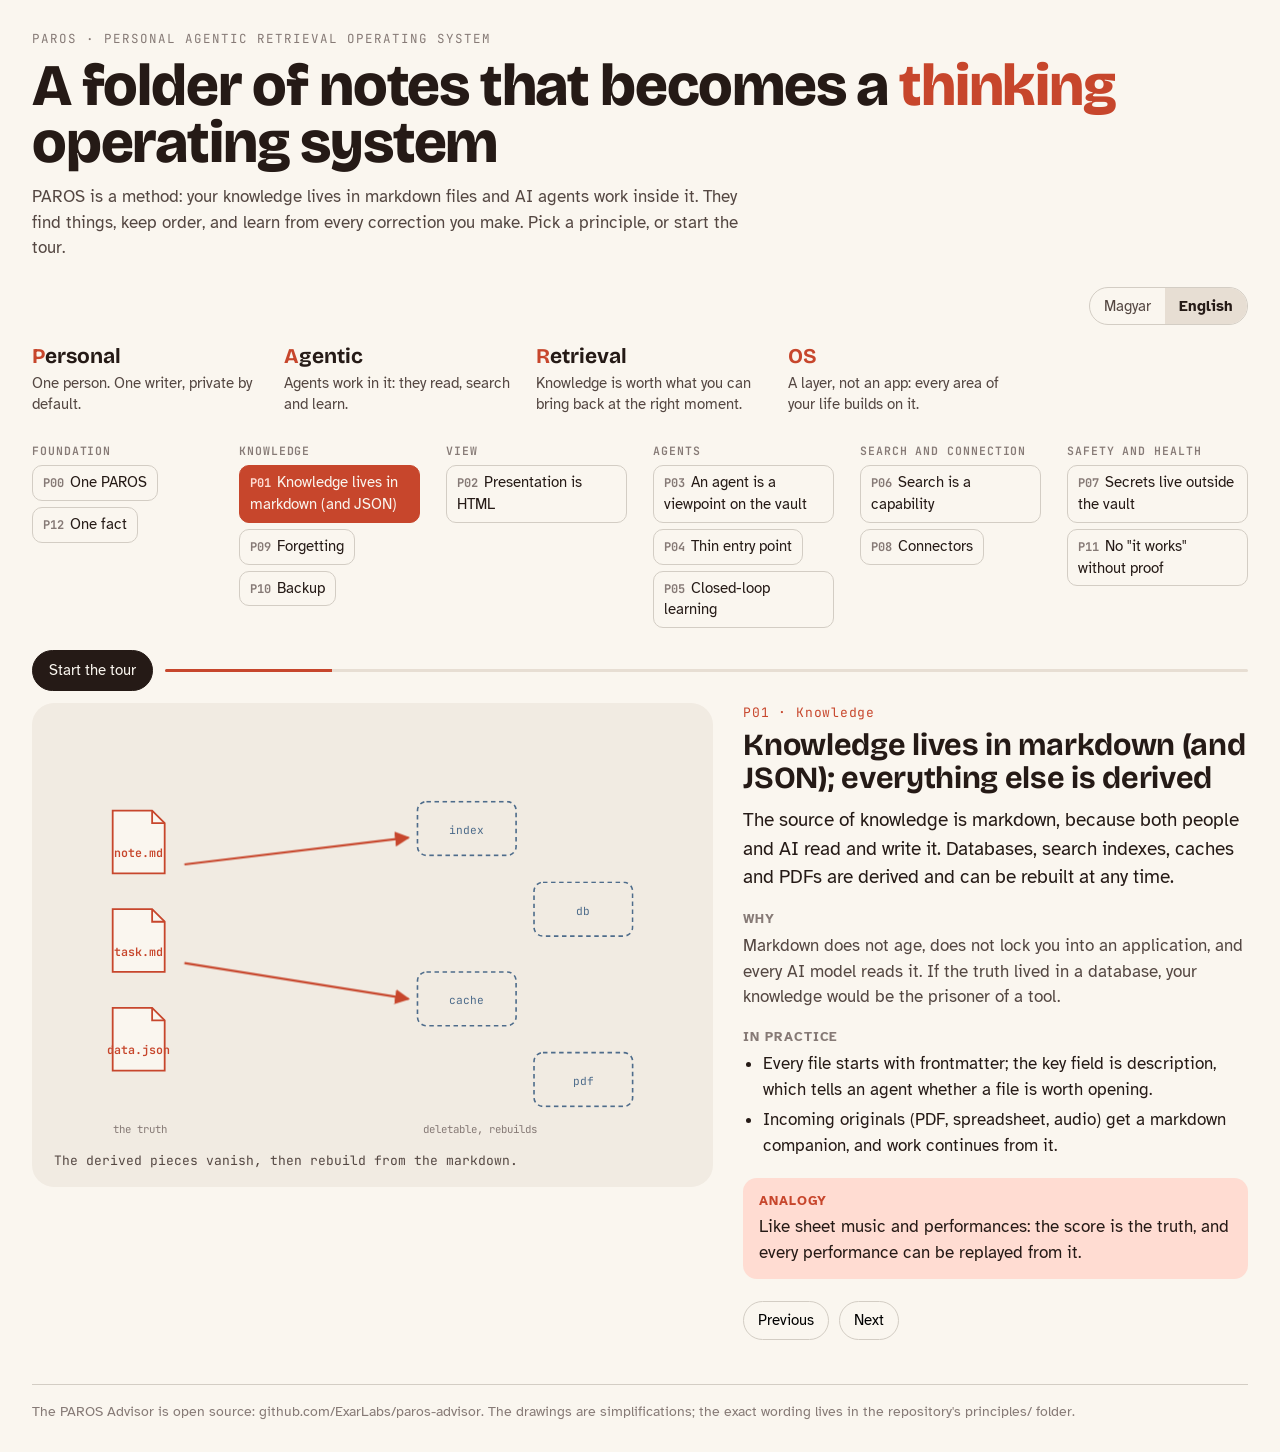
<file: explainer/index.html>
<!doctype html>
<html lang="hu">
<head>
<meta charset="utf-8">
<meta name="viewport" content="width=device-width, initial-scale=1">
<title>PAROS: how it works</title>
<link rel="preconnect" href="https://fonts.googleapis.com">
<link rel="preconnect" href="https://fonts.gstatic.com" crossorigin>
<link href="https://fonts.googleapis.com/css2?family=Bricolage+Grotesque:opsz,wght@12..96,500;12..96,700;12..96,800&family=Atkinson+Hyperlegible:wght@400;700&family=JetBrains+Mono:wght@400;600&display=swap" rel="stylesheet">
<style>
:root{
  --paper: oklch(97.4% 0.01 75);
  --paper-2: oklch(94.2% 0.014 75);
  --paper-3: oklch(90.5% 0.018 75);
  --ink: oklch(23% 0.02 40);
  --ink-2: oklch(41% 0.02 40);
  --ink-3: oklch(59% 0.016 40);
  --line: oklch(85% 0.014 75);
  --core: oklch(57% 0.17 33);
  --core-t: oklch(92.5% 0.045 35);
  --derived: oklch(52% 0.06 250);
  --good: oklch(54% 0.12 150);
  --warn: oklch(56% 0.18 25);
  --ease: cubic-bezier(.22,1,.36,1);
}
*{box-sizing:border-box}
html,body{margin:0}
body{background:var(--paper);color:var(--ink);font-family:"Atkinson Hyperlegible",system-ui,sans-serif;font-size:17px;line-height:1.5}
.wrap{max-width:1360px;margin:0 auto;padding:0 32px}
header{padding-top:30px}
.top{display:flex;align-items:flex-start;gap:20px;flex-wrap:wrap}
.kicker{font-family:"JetBrains Mono",monospace;font-size:12.5px;letter-spacing:.08em;text-transform:uppercase;color:var(--ink-3)}
h1{font-family:"Bricolage Grotesque",sans-serif;font-weight:800;font-size:clamp(34px,4.6vw,60px);line-height:.98;letter-spacing:-.02em;margin:8px 0 12px}
h1 em{font-style:normal;color:var(--core)}
.lede{max-width:66ch;color:var(--ink-2);margin:0 0 6px}
.acr{display:flex;gap:22px;flex-wrap:wrap;margin:16px 0 0;padding:0;list-style:none}
.acr li{max-width:23ch;font-size:14.5px;color:var(--ink-2)}
.acr b{display:block;font-family:"Bricolage Grotesque",sans-serif;font-size:21px;color:var(--ink)}
.acr b span{color:var(--core)}
.lang{margin-left:auto;display:flex;border:1px solid var(--line);border-radius:999px;overflow:hidden;height:max-content}
.lang button{border:0;background:transparent;padding:7px 14px;font:inherit;font-size:15px;color:var(--ink-2);cursor:pointer}
.lang button[aria-pressed="true"]{background:var(--paper-3);color:var(--ink);font-weight:700}
nav.groups{margin-top:26px;display:grid;grid-template-columns:repeat(6,minmax(0,auto));gap:10px 26px;align-items:start}
.grp h4{margin:0 0 6px;font-family:"JetBrains Mono",monospace;font-size:11.5px;letter-spacing:.08em;text-transform:uppercase;color:var(--ink-3);font-weight:600}
.grp div{display:flex;flex-wrap:wrap;gap:6px}
.chip{border:1px solid var(--line);background:var(--paper);color:var(--ink);border-radius:10px;padding:6px 10px;font:inherit;font-size:14.5px;cursor:pointer;text-align:left;transition:background .25s var(--ease),border-color .25s var(--ease),color .25s var(--ease)}
.chip b{font-family:"JetBrains Mono",monospace;font-size:12px;color:var(--ink-3);margin-right:6px}
.chip:hover{border-color:var(--ink-3)}
.chip[aria-pressed="true"]{background:var(--core);border-color:var(--core);color:var(--paper)}
.chip[aria-pressed="true"] b{color:var(--core-t)}
.bar{display:flex;align-items:center;gap:12px;margin:22px 0 12px}
.play{border:1px solid var(--ink);background:var(--ink);color:var(--paper);border-radius:999px;padding:8px 16px;font:inherit;font-size:15px;cursor:pointer}
.play[aria-pressed="true"]{background:var(--paper);color:var(--ink)}
.progress{flex:1;height:3px;background:var(--paper-3);border-radius:3px;overflow:hidden}
.progress i{display:block;height:100%;width:0;background:var(--core);transition:width .5s var(--ease)}
main{display:grid;grid-template-columns:minmax(0,1.35fr) minmax(0,1fr);gap:30px;padding-bottom:44px;align-items:start}
.stage{background:var(--paper-2);border-radius:22px;position:relative;overflow:hidden}
svg{display:block;width:100%;height:auto}
.cap{position:absolute;left:22px;right:22px;bottom:16px;font-family:"JetBrains Mono",monospace;font-size:13px;color:var(--ink-2)}
.panel h2{font-family:"Bricolage Grotesque",sans-serif;font-size:clamp(26px,2.4vw,34px);line-height:1.08;margin:6px 0 12px;letter-spacing:-.01em}
.panel .no{font-family:"JetBrains Mono",monospace;font-size:13px;color:var(--core);letter-spacing:.06em}
.panel .p{font-size:19px;margin:0 0 16px;max-width:60ch}
.panel h3{font-size:13px;letter-spacing:.07em;text-transform:uppercase;color:var(--ink-3);margin:18px 0 4px}
.panel ul{margin:0;padding-left:20px;display:grid;gap:5px;max-width:62ch}
.panel .why{margin:0;max-width:62ch;color:var(--ink-2)}
.panel .ana{margin-top:20px;padding:14px 16px;border-radius:14px;background:var(--core-t)}
.panel .ana b{display:block;font-size:12.5px;letter-spacing:.07em;text-transform:uppercase;color:var(--core);margin-bottom:3px}
.navrow{display:flex;gap:10px;margin-top:22px}
.navrow button{border:1px solid var(--line);background:var(--paper);border-radius:999px;padding:7px 14px;font:inherit;font-size:15px;cursor:pointer}
footer{border-top:1px solid var(--line);padding:16px 0 30px;color:var(--ink-3);font-size:14px}
/* scene primitives */
.f{fill:var(--paper);stroke:var(--ink-2);stroke-width:1.6}
.md{fill:var(--paper);stroke:var(--core);stroke-width:2}
.mdt{font-family:"JetBrains Mono",monospace;font-size:13px;fill:var(--core);font-weight:600}
.dv{fill:none;stroke:var(--derived);stroke-width:1.8;stroke-dasharray:5 4}
.dvt{font-family:"JetBrains Mono",monospace;font-size:12.5px;fill:var(--derived)}
.lbl{font-family:"Atkinson Hyperlegible",sans-serif;font-size:15px;fill:var(--ink)}
.sm{font-family:"JetBrains Mono",monospace;font-size:12px;fill:var(--ink-3)}
.big{font-family:"Bricolage Grotesque",sans-serif;font-weight:700;font-size:20px;fill:var(--ink)}
.arr{fill:none;stroke:var(--ink-2);stroke-width:2;marker-end:url(#ah)}
.arr-core{fill:none;stroke:var(--core);stroke-width:2.4;marker-end:url(#ahc)}
.arr-bad{fill:none;stroke:var(--warn);stroke-width:2.4;marker-end:url(#ahw)}
.in{opacity:0;animation:in .7s var(--ease) forwards}
.draw{stroke-dasharray:var(--len,400);stroke-dashoffset:var(--len,400);animation:draw 1s var(--ease) forwards}
.out{animation:out 1.2s var(--ease) forwards}
.pulse{animation:pulse 2.4s var(--ease) infinite}
.loopmove{animation:loopmove 3.6s linear infinite}
.grow{transform-box:fill-box;transform-origin:left center;transform:scaleX(.08);animation:grow 3.6s var(--ease) infinite}
.sweep{animation:sweep 3.2s var(--ease) infinite alternate}
.blink{animation:blink 1.6s steps(2,start) infinite}
@keyframes in{from{opacity:0;transform:translateY(8px)}to{opacity:1;transform:none}}
@keyframes draw{to{stroke-dashoffset:0}}
@keyframes out{to{opacity:.18}}
@keyframes pulse{0%,100%{opacity:1}50%{opacity:.45}}
@keyframes grow{0%{transform:scaleX(.08)}60%,100%{transform:scaleX(1)}}
@keyframes sweep{from{transform:translateY(0)}to{transform:translateY(250px)}}
@keyframes blink{to{visibility:hidden}}
@media (max-width:1100px){nav.groups{grid-template-columns:repeat(3,minmax(0,1fr))}}
@media (max-width:900px){
  .wrap{padding:0 16px}
  main{grid-template-columns:1fr}
  nav.groups{grid-template-columns:repeat(2,minmax(0,1fr))}
  .lang{margin-left:0}
}
@media (prefers-reduced-motion:reduce){
  .in,.draw,.out,.pulse,.loopmove,.grow,.sweep,.blink{animation:none!important;opacity:1!important;stroke-dashoffset:0!important;transform:none!important}
}
</style>
</head>
<body>
<div class="wrap">
<header>
  <div class="top">
    <div>
      <div class="kicker" data-i="kicker"></div>
      <h1 data-i="h1"></h1>
      <p class="lede" data-i="lede"></p>
    </div>
    <div class="lang" role="group" aria-label="Language">
      <button data-lang="hu">Magyar</button>
      <button data-lang="en">English</button>
    </div>
  </div>
  <ul class="acr" id="acr"></ul>
  <nav class="groups" id="groups" aria-label="Principles"></nav>
  <div class="bar">
    <button class="play" id="play" aria-pressed="false"></button>
    <div class="progress" aria-hidden="true"><i id="prog"></i></div>
  </div>
</header>

<main>
  <div class="stage">
    <svg id="scene" viewBox="0 0 760 540" role="img" aria-live="polite">
      <defs>
        <marker id="ah" viewBox="0 0 10 10" refX="9" refY="5" markerWidth="7" markerHeight="7" orient="auto-start-reverse"><path d="M0,0 L10,5 L0,10 z" fill="oklch(41% 0.02 40)"/></marker>
        <marker id="ahc" viewBox="0 0 10 10" refX="9" refY="5" markerWidth="7" markerHeight="7" orient="auto-start-reverse"><path d="M0,0 L10,5 L0,10 z" fill="oklch(57% 0.17 33)"/></marker>
        <marker id="ahw" viewBox="0 0 10 10" refX="9" refY="5" markerWidth="7" markerHeight="7" orient="auto-start-reverse"><path d="M0,0 L10,5 L0,10 z" fill="oklch(56% 0.18 25)"/></marker>
      </defs>
      <g id="sc"></g>
    </svg>
    <div class="cap" id="cap"></div>
  </div>
  <section class="panel" id="panel" aria-live="polite"></section>
</main>

<footer data-i="foot"></footer>
</div>

<script>
const T={
 hu:{
  kicker:'PAROS · Personal Agentic Retrieval Operating System',
  h1:'Egy mappa jegyzet, ami <em>gondolkodó</em> operációs rendszerré válik',
  lede:'A PAROS egy módszer: a tudásod markdown-fájlokban él, és AI-agentek dolgoznak benne. Keresnek, rendet tartanak, és minden javításodból tanulnak. Válassz egy alapelvet, vagy indítsd el a bemutatót.',
  acr:[['P','ersonal','Egy emberé. Egy író, alapból privát.'],['A','gentic','Agentek dolgoznak benne: olvasnak, keresnek, tanulnak.'],['R','etrieval','A tudás annyit ér, amennyit a jó pillanatban vissza tudsz hozni.'],['OS','','Réteg, nem alkalmazás: az életed minden területe erre épül.']],
  groups:['Alap','Tudás','Látvány','Agentek','Keresés és kapcsolat','Biztonság és egészség'],
  play:'Bemutató indítása',stop:'Bemutató megállítása',prev:'Előző',next:'Következő',
  principle:'Alapelv',why:'Miért',practice:'A gyakorlatban',analogy:'Analógia',
  foot:'A PAROS Advisor nyílt forrású: github.com/ExarLabs/paros-advisor. A rajzok egyszerűsítések; a pontos szöveg a repó principles/ mappájában van.'
 },
 en:{
  kicker:'PAROS · Personal Agentic Retrieval Operating System',
  h1:'A folder of notes that becomes a <em>thinking</em> operating system',
  lede:'PAROS is a method: your knowledge lives in markdown files and AI agents work inside it. They find things, keep order, and learn from every correction you make. Pick a principle, or start the tour.',
  acr:[['P','ersonal','One person. One writer, private by default.'],['A','gentic','Agents work in it: they read, search and learn.'],['R','etrieval','Knowledge is worth what you can bring back at the right moment.'],['OS','','A layer, not an app: every area of your life builds on it.']],
  groups:['Foundation','Knowledge','View','Agents','Search and connection','Safety and health'],
  play:'Start the tour',stop:'Stop the tour',prev:'Previous',next:'Next',
  principle:'Principle',why:'Why',practice:'In practice',analogy:'Analogy',
  foot:'The PAROS Advisor is open source: github.com/ExarLabs/paros-advisor. The drawings are simplifications; the exact wording lives in the repository\'s principles/ folder.'
 }
};
const G=[0,0,1,2,3,3,3,4,5,4,1,1,5,0];
const P=[
 {id:'P00',g:0,
  hu:{t:'Egy PAROS, egy ember; alkotmány és biztonsági határok',p:'Egy PAROS egy ember kihelyezett gondolkodása. Vannak szabályok, amiken semmilyen automatizmus, tanulás vagy agent nem lazíthat.',w:'Egy önmagát változtató rendszerben csak akkor bízhatsz, ha egy része önmaga által nem írható át.',x:['Biztonsági határok: küldés, publikálás, törlés, pénz, hitelesítő adat, külső írás. Mindig a gazda kifejezett igenje kell.','A fontos fájlok „Alkotmány" szakaszát csak a gazda írja; a tanulás nem nyúl hozzá.'],a:'Mint egy ország alkotmánya: a parlament (a tanulás) sok törvényt módosíthat, az alkotmányt nem.',c:'Az agent nekifut a határnak, és visszapattan.'},
  en:{t:'One PAROS, one person; a constitution and safety boundaries',p:'A PAROS is one person\'s externalised thinking. Some rules cannot be loosened by any automation, learning or agent.',w:'A system that changes itself can only be trusted if part of it cannot be rewritten by itself.',x:['Safety boundaries: sending, publishing, deleting, money, credentials, writing to external systems. Always an explicit yes from the owner.','A "Constitution" section in important files is written only by the owner; learning never touches it.'],a:'Like a country\'s constitution: parliament (learning) can change many laws, but not the constitution.',c:'The agent runs into the boundary and bounces back.'}},
 {id:'P01',g:1,
  hu:{t:'A tudás markdownban (és JSON-ban) él; minden más származtatott',p:'A tudás forrása a markdown, mert ember és AI egyaránt olvassa és írja. Adatbázis, keresőindex, gyorsítótár, PDF: mind származtatott, és bármikor újraépíthető.',w:'A markdown nem öregszik, nem zár be egy alkalmazásba, és minden AI-modell olvassa. Ha az igazság adatbázisban élne, a tudásod egy eszköz foglya lenne.',x:['Minden fájl frontmatterrel kezdődik; a legfontosabb mező a description, ebből dönti el az agent, megéri-e megnyitni.','Beérkező eredetiből (PDF, táblázat, hang) markdown-kísérő készül, és onnan dolgozunk.'],a:'Mint a kotta és az előadás: a kotta az igazság, és minden előadás újrajátszható belőle.',c:'A származtatott elemek eltűnnek, majd a markdownból újraépülnek.'},
  en:{t:'Knowledge lives in markdown (and JSON); everything else is derived',p:'The source of knowledge is markdown, because both people and AI read and write it. Databases, search indexes, caches and PDFs are derived and can be rebuilt at any time.',w:'Markdown does not age, does not lock you into an application, and every AI model reads it. If the truth lived in a database, your knowledge would be the prisoner of a tool.',x:['Every file starts with frontmatter; the key field is description, which tells an agent whether a file is worth opening.','Incoming originals (PDF, spreadsheet, audio) get a markdown companion, and work continues from it.'],a:'Like sheet music and performances: the score is the truth, and every performance can be replayed from it.',c:'The derived pieces vanish, then rebuild from the markdown.'}},
 {id:'P02',g:2,
  hu:{t:'A megjelenítés HTML: élő nézet, ami markdownba ír vissza',p:'Amit az ember néz, az HTML: weboldal, gráf, interaktív nézet. Markdownból olvas, és ha ír, markdownba ír; saját tudástára nincs.',w:'A markdown jó tárolásra, rossz áttekintésre. A HTML adja az áttekintést, a markdown marad az igazság.',x:['Élő nézet: magától frissül, és mutatja a forrását és frissességét.','Pillanatkép (PDF, deck): nem frissül, ezért dátum és forrás van rajta.'],a:'Mint a kirakat és a raktár: a kirakat szép, de az áru a raktárban van, és onnan pótolják.',c:'A markdownból nézet lesz; a nézetből a pipa visszaíródik a markdownba.'},
  en:{t:'Presentation is HTML, a live view that writes back to markdown',p:'What people look at is HTML: a page, a graph, an interactive view. It reads from markdown and writes back to markdown; it has no knowledge store of its own.',w:'Markdown is good for storing and bad for overview. HTML gives the overview; markdown stays the truth.',x:['A live view updates itself and shows its source and freshness.','A snapshot (PDF, deck) does not update, so it carries its date and source.'],a:'Like a shop window and a storeroom: the window looks good, but the goods live in the storeroom.',c:'Markdown becomes a view; a tick in the view writes back to markdown.'}},
 {id:'P03',g:3,
  hu:{t:'Az agent nézőpont a vaulton, nem külön program',p:'Az agent egy nézőpont (például „emberek", „pénz", „marketing"). Egy fájlban él: térkép, szabályok, hozzáállás. Akkor kell, ha a nézőpont több területen átvág.',w:'A vault területek szerint tagolódik (függőlegesen), az agent keresztbe vág (vízszintesen). Kevés mély nézőpont kell, nem sok sekély szerep.',x:['A fő session felveheti a nézőpontot a fájl beolvasásával.','Külön futás csak hat okból éri meg: kontextus-védelem, párhuzamosság, függetlenség, felügyelet nélküli futás, olcsóbb modell, szűk jog.'],a:'Mint a szemüveg: ugyanazt a házat nézheted villanyszerelő- vagy vízvezeték-szerelő-szemmel; a ház ugyanaz.',c:'A területek oszlopok; a nézőpont vízszintesen végigpásztázza őket.'},
  en:{t:'An agent is a viewpoint on the vault, not a separate program',p:'An agent is a viewpoint (for example "people", "money", "marketing"). It lives in one file: a map, rules and an attitude. You need one when a viewpoint cuts across several areas.',w:'A vault is organised by areas (vertical); an agent cuts across them (horizontal). A few deep viewpoints, not many shallow roles.',x:['The main session can take on a viewpoint by reading its file.','A separate run is worth it for six reasons only: context protection, parallelism, independence, unattended runs, a cheaper model, narrow permissions.'],a:'Like a pair of glasses: you can look at the same house as an electrician or as a plumber; the house is the same.',c:'Areas are columns; the viewpoint sweeps across them.'}},
 {id:'P04',g:3,
  hu:{t:'Vékony belépő, élő markdown-definíció',p:'Minden agent és skill két részből áll: egy vékony belépőből (név, mikor kell, hová mutat) és egy élő, verziózott definícióból a vaultban. A belépő mindig az élőt olvassa: a vault nyer.',w:'Ha a tudás a platform saját fájljaiban élne, nem tanulna, nem lenne verziózva, és platformváltáskor elveszne.',x:['Skill: CURRENT.md (élő definíció), LEARNINGS.md (napló), observations/ (tanulási inbox), versions/ (régi változatok).','Ami lépésekben leírható, az skill, nem agent-szöveg.'],a:'Mint a névjegy és az életrajz: a névjegy rövid és csak mutat; az életrajz él és bővül.',c:'A kis belépő mindig a nagy, élő dokumentumra mutat; a verziószám nő.'},
  en:{t:'Thin entry point, live markdown definition',p:'Every agent and skill has a thin entry (name, when to use it, where it points) and a live, versioned definition in the vault. The entry always reads the live one: the vault wins.',w:'If the knowledge lived in the platform\'s own files, it would not learn, would not be versioned, and would be lost when you change platforms.',x:['A skill: CURRENT.md (live definition), LEARNINGS.md (log), observations/ (learning inbox), versions/ (old versions).','Anything that can be written as steps is a skill, not agent text.'],a:'Like a business card and a CV: the card is short and only points; the CV lives and grows.',c:'The small entry always points to the big, living document; the version number grows.'}},
 {id:'P05',g:3,
  hu:{t:'Zárt hurkú tanulás: a használat tanít, súlyozott tudással',p:'Minden interakció tanulási lehetőség. Amikor javítasz, elutasítasz vagy jobb utat mutatsz, az nem vész el: visszaépül a skillekbe. A tanult tudásnak súlya van, a használat erősíti vagy gyengíti.',w:'A rendszerek eddig vakok voltak a felhasználói visszajelzésre, vagy a hurok bezárása hónapokba és egy csapatba került. Itt a tanulság ott születik, ahol a munka, és perceken belül beépül.',x:['Észlelés: a futó agent tanulási csomagot ír (kontextus, tanulság, javasolt változás, bizonyíték).','Ellenőrzés: egy gondnok-nézőpont bizonyítékot kér; egy független bíra is megítéli; kód építi be.'],a:'Mint inas és mester: minden javításból tanul, és ami sokszor beválik, az beidegződik.',c:'Interakció, tanulság, ellenőrzés, és a szabály súlya megnő.'},
  en:{t:'Closed-loop learning: use teaches, with weighted knowledge',p:'Every interaction is a chance to learn. When you correct, reject or show a better way, it does not disappear: it goes back into the skills. Learned knowledge has weight, and use strengthens or weakens it.',w:'Systems used to be blind to user feedback, or closing the loop took months and a team. Here the lesson is born where the work happens and is integrated within minutes.',x:['Detection: the running agent writes a learning packet (context, lesson, proposed change, evidence).','Review: a caretaker viewpoint requires evidence; an independent judge weighs in; code applies it.'],a:'Like an apprentice and a master: it learns from every correction, and what works often becomes habit.',c:'Interaction, lesson, review, and the rule\'s weight grows.'}},
 {id:'P06',g:4,
  hu:{t:'A keresés képesség, index elsőként',p:'A vaultban keresni egy képesség (skill), nem agent. Előbb egy friss, rangsorolt teljes szöveges index; a nyers fájlkeresés csak pontos szövegre és kódra.',w:'Nagy vaultban a nyers keresés lassú, zajos, és felemészti a kontextust. Mérve: az index sokkal gyakrabban hozza elsőnek a jó választ.',x:['A kérdésből 2-4 jellemző szótő lesz; a cím és a leírás többet ér, mint a törzs.','Ha sok fájlt kell együtt olvasni, egy kontextus-védő munkás csinálja és csak összegzést ad vissza.'],a:'Mint a könyvtári katalógus: nem járod végig a polcokat, hanem megnézed, hol van.',c:'Kérdés, index, és a legjobb találat kerül előre.'},
  en:{t:'Search is a capability, index first',p:'Searching the vault is a capability (a skill), not an agent. First a fresh, ranked full-text index; raw file search only for exact strings and code.',w:'In a large vault raw search is slow, noisy and eats context. Measured: the index puts the right answer first far more often.',x:['Turn the question into 2 to 4 word stems; title and description weigh more than the body.','If many files must be read together, a context-protecting worker does it and returns a summary.'],a:'Like a library catalogue: you do not walk every shelf, you look it up.',c:'A question, the index, and the best hit rises to the top.'}},
 {id:'P07',g:5,
  hu:{t:'A titok a vaulton kívül él, titkosítva utazik, érték nélkül leltározzuk',p:'Minden kapcsolat egy titkon múlik (API-kulcs, token, jelszó). Az érték soha nem kerül a vaultba, a chatbe vagy az agent kontextusába; a vaultban csak a leltár van.',w:'A vault szinkronizál, indexelődik, és AI olvassa: ami oda kerül, az kiszivárgott. Agent-rendszerben ráadásul maga az agent is kiküldhetne egy titkot.',x:['Négy réteg: a gép titoktára, titkosított átviteli csomag, érték nélküli leltár, és a futásidejű betöltés.','Új titok = új leltársor (mire való, ki használja, milyen jogkör).'],a:'A kulcs nincs a lábtörlő alatt: a házban csak a kulcsok listája lóg, a kulcsok a széfben vannak.',c:'A kulcs kint marad a széfben; bent csak a lista látszik.'},
  en:{t:'Secrets live outside the vault, travel encrypted, and are inventoried without values',p:'Every connector depends on a secret (API key, token, password). The value never goes into the vault, the chat or the agent\'s context; the vault only holds the inventory.',w:'The vault syncs, gets indexed and is read by AI: a secret placed there is a leaked secret. In an agent system the agent itself could even send it out.',x:['Four layers: the machine\'s keychain, an encrypted transfer bundle, an inventory without values, and loading at run time.','A new secret means a new inventory line (what for, who uses it, which scope).'],a:'The key is not under the doormat: inside the house hangs only the list of keys; the keys are in the safe.',c:'The key stays in the safe outside; inside only the list is visible.'}},
 {id:'P08',g:4,
  hu:{t:'Kapcsolatok: a SaaS a gerinc, az AI a ragasztó',p:'A külső szolgáltatásoknak (levél, naptár, tárhely, CRM, ERP) megvan a helyük, és az AI nem váltja ki őket. Együtt szupererő.',w:'A SaaS gyors, olcsó és determinisztikus; az AI lassabb és drágább, de érti a szándékot és összeköt. Mindegyik azt csinálja, amiben jó.',x:['A közös dolgok (a cég, a csapat) a közös eszközökben élnek; a PAROS connectoron át éri el őket.','Pull és publish tudatos lépés, soha nem automatikus.'],a:'Mint a csontváz és az ízületek: a SaaS a csont, ami tart; az AI az ízület, ami mozgat.',c:'Szolgáltatások körben; az AI szálakkal köti össze őket.'},
  en:{t:'Connectors: SaaS is the backbone, AI is the glue',p:'External services (mail, calendar, storage, CRM, ERP) have their place, and AI does not replace them. Together they are a superpower.',w:'SaaS is fast, cheap and deterministic; AI is slower and costlier but understands intent and connects things. Each does what it is good at.',x:['Shared things (the company, the team) live in shared tools; PAROS reaches them through connectors.','Pull and publish are deliberate steps, never automatic.'],a:'Like bones and joints: SaaS is the bone that holds; AI is the joint that moves.',c:'Services in a circle; AI ties them together.'}},
 {id:'P09',g:1,
  hu:{t:'Felejtés: halványul, archiválódik, nem törlődik',p:'A markdown alig foglal helyet, ezért törölni nem kell. A tudás halványul, nem tűnik el; ami lezárult, archiválódik.',w:'A törölt tudás nem jön vissza, az archivált igen. Egy tanuló rendszerben a „régi" néha újra fontos lesz.',x:['A használatlan szabály súlyt veszít; az alvó szabály nem töltődik be, de megmarad.','Ami lezárult, Archive/ mappába kerül, dátummal és egy mondatnyi okkal.'],a:'Padlás, nem szemétégető: ami ma nem kell, felkerül, és bármikor lehozható.',c:'A fájlok elhalványulnak, és az archívumba vándorolnak; semmi nem tűnik el.'},
  en:{t:'Forgetting: fade, archive, do not delete',p:'Markdown takes very little space, so deleting is not necessary. Knowledge fades, it does not vanish; what is finished is archived.',w:'Deleted knowledge does not come back; archived knowledge does. In a learning system "old" sometimes becomes important again.',x:['Unused rules lose weight; a dormant rule is no longer loaded but stays.','Finished things go to an Archive/ folder with a date and a one-sentence reason.'],a:'An attic, not an incinerator: what you do not need today goes up, and can come down any time.',c:'Files fade and move to the archive; nothing disappears.'}},
 {id:'P10',g:1,
  hu:{t:'Mentés: a szinkron nem mentés',p:'A szinkron arra való, hogy két helyen legyél egyszerre; a mentés arra, hogy visszamehess az időben. A szinkron a törlést, a hibás agent-írást vagy a zsarolóvírust is hűen lemásolja.',w:'Agent-rendszerben a gyors tömeges írás normális működés; egy rossz írás percek alatt minden gépre eljut.',x:['Csak azt mentsd, ami pótolhatatlan: a vault, a titokcsomag és a helyreállító kulcs, a session-átiratok, a saját média.','3-2-1: három másolat, kétféle hordozón, egy a házon kívül.'],a:'A tükör nem napló: a tükör a hibát is mutatja; a mentés időgép.',c:'A hibás írás végigmegy a szinkronon; a mentés pillanatképeiből visszaléphetsz.'},
  en:{t:'Backup: sync is not backup',p:'Sync is for being in two places at once; backup is for going back in time. Sync faithfully copies a deletion, a bad agent write or a ransomware-encrypted file.',w:'In an agent system fast bulk writing is normal; one bad write reaches every machine in minutes.',x:['Back up only what cannot be replaced: the vault, the secrets bundle and recovery key, session transcripts, your own media.','3-2-1: three copies, two kinds of media, one off-site.'],a:'A mirror is not a diary: the mirror shows the mistake too; a backup is a time machine.',c:'A bad write spreads through sync; backup snapshots let you step back.'}},
 {id:'P11',g:5,
  hu:{t:'Nincs „működik" bizonyíték nélkül',p:'Egy folyamat akkor egészséges, ha egy valódi bemenet ténylegesen a várt kimenetet adja, nem akkor, ha fut, vagy ha a dokumentáció szerint létezik.',w:'Személyes agent-rendszerben a domináns hiba a néma hiba: egy index hónapokig nem frissül, és semmi nem jelez.',x:['Kanári: egy futás egyedi jelet ír egy jegyzetbe, a következő keresi az indexben. Ha megvan, az írás, a figyelés, az indexelés és a keresés is működik.','Súlyozott ellenőrzések: az index frissessége, a mentés kora, nincs titok a vaultban.'],a:'Mint a bányászkanári: amíg énekel, a levegő jó; ha elhallgat, azonnal tudod.',c:'Jel be, jel az indexben, zöld pipa.'},
  en:{t:'No "it works" without proof',p:'A process is healthy when a real input actually produces the expected output, not when it is running or when the documentation says it exists.',w:'The dominant failure in a personal agent system is the silent one: an index does not refresh for months, and nothing signals it.',x:['Canary: one run writes a unique marker into a note; the next looks for it in the index. If found, writing, watching, indexing and search all work.','Weighted checks: index freshness, backup age, no plain secrets in the vault.'],a:'Like the canary in the coal mine: while it sings, the air is fine; when it stops, you know at once.',c:'Marker in, marker in the index, green tick.'}},
 {id:'P12',g:0,
  hu:{t:'Egy tény, egy gazda',p:'Minden ténynek pontosan egy hiteles helye van. Minden más előfordulás hivatkozás, vagy kifejezetten származtatott másolat (forrással és dátummal).',w:'Ha ugyanaz a tény két helyen él, előbb-utóbb elcsúsznak, és senki nem tudja, melyik igaz. Egy AI magabiztosan idézi mindkettőt.',x:['Egy forrástérkép megmondja adatfajtánként, mi a hiteles és mi a származtatott.','Az agentek listája egy helyen él; minden más dokumentum oda mutat.'],a:'Akinek két órája van, sosem tudja pontosan, mennyi az idő.',c:'Egy tény, egy gazda; a többi csak rámutat.'},
  en:{t:'One fact, one owner',p:'Every fact has exactly one authoritative place. Every other occurrence is a reference, or an explicitly derived copy (with its source and date).',w:'If the same fact lives in two places, they drift apart sooner or later, and nobody knows which is true. An AI will confidently quote both.',x:['A source map says, per kind of data, what is authoritative and what is derived.','The list of agents lives in one place; other documents link to it.'],a:'A person with two watches never quite knows the time.',c:'One fact, one owner; the rest only point to it.'}}
];

/* ---------- scene builders ---------- */
const NS='http://www.w3.org/2000/svg',sc=document.getElementById('sc');
function el(t,a={},p=sc){const e=document.createElementNS(NS,t);for(const k in a){if(k==='text')e.textContent=a[k];else if(k==='style')e.setAttribute('style',a[k]);else e.setAttribute(k,a[k])}p.appendChild(e);return e}
const d=(s)=>`animation-delay:${s}s`;
function md(x,y,label,delay=0,cls='md'){const g=el('g',{class:'in',style:d(delay)});el('path',{d:`M${x},${y} h44 l14,14 v56 h-58 z`,class:cls},g);el('path',{d:`M${x+44},${y} v14 h14`,fill:'none',stroke:'oklch(57% 0.17 33)','stroke-width':2},g);el('text',{x:x+29,y:y+52,'text-anchor':'middle',class:'mdt',text:label},g);return g}
function box(x,y,w,h,label,cls='f',delay=0,tcls='lbl'){const g=el('g',{class:'in',style:d(delay)});el('rect',{x,y,width:w,height:h,rx:12,class:cls},g);el('text',{x:x+w/2,y:y+h/2+5,'text-anchor':'middle',class:tcls,text:label},g);return g}
function line(x1,y1,x2,y2,cls='arr',delay=0){const l=Math.hypot(x2-x1,y2-y1);return el('path',{d:`M${x1},${y1} L${x2},${y2}`,class:cls+' draw',style:`--len:${l};${d(delay)}`})}
function curve(dd,cls='arr',delay=0,len=600){return el('path',{d:dd,class:cls+' draw',style:`--len:${len};${d(delay)}`})}
function txt(x,y,s,cls='lbl',delay=0,anchor='middle'){return el('text',{x,y,'text-anchor':anchor,class:cls+' in',style:d(delay),text:s})}
const L=()=>lang;

const SCENES={
 P00(){
  el('circle',{cx:380,cy:250,r:150,fill:'none',stroke:'oklch(57% 0.17 33)','stroke-width':3,'stroke-dasharray':'2 0',class:'in'});
  md(320,195,'vault.md',.2);md(380,215,'',.3);
  const lab=lang==='hu'?['küldés','publikálás','törlés','pénz','titok','külső írás']:['send','publish','delete','money','secret','ext. write'];
  lab.forEach((s,i)=>{const a=-Math.PI/2+i*Math.PI/3;txt(380+190*Math.cos(a),255+190*Math.sin(a),s,'sm',.4+i*.08)});
  txt(380,140,lang==='hu'?'ALKOTMÁNY':'CONSTITUTION','sm',.3);
  box(40,70,120,46,'agent','f',.5);
  curve('M160,100 C240,110 250,150 245,170','arr-bad',.8,140);
  curve('M245,175 C200,200 150,180 120,130','arr',1.6,170);
  txt(140,175,lang==='hu'?'kell a gazda igenje':'needs the owner\'s yes','sm',2.2,'start');
 },
 P01(){
  [0,1,2].forEach(i=>md(90,120+i*110,['note.md','task.md','data.json'][i],.1*i));
  const der=[['index',430,110],['db',560,200],['cache',430,300],['pdf',560,390]];
  der.forEach(([s,x,y],i)=>{const g=el('g',{class:'in',style:d(.8+i*.15)});el('rect',{x,y,width:110,height:60,rx:10,class:'dv'},g);el('text',{x:x+55,y:y+36,'text-anchor':'middle',class:'dvt',text:s},g);
   setTimeout(()=>{g.classList.remove('in');g.classList.add('out')},2600+i*120);
   setTimeout(()=>{g.classList.remove('out');g.style.animation='none';void g.offsetWidth;g.style.animation='';g.classList.add('in');g.style.animationDelay='0s'},4300+i*200);});
  line(170,180,420,150,'arr-core',.5);line(170,290,420,330,'arr-core',.6);
  txt(500,480,lang==='hu'?'törölhető, újraépül':'deletable, rebuilds','sm',1.2);
  txt(120,480,lang==='hu'?'az igazság':'the truth','sm',.4);
 },
 P02(){
  md(70,190,'tasks.md',.1);
  line(140,225,300,225,'arr',.4);
  const g=el('g',{class:'in',style:d(.6)});el('rect',{x:310,y:110,width:390,height:280,rx:14,class:'f'},g);el('rect',{x:310,y:110,width:390,height:34,rx:14,fill:'oklch(90.5% 0.018 75)'},g);
  [0,1,2].forEach(i=>{el('circle',{cx:332+i*16,cy:127,r:5,fill:'oklch(85% 0.014 75)'},g)});
  [0,1,2,3].forEach(i=>{el('rect',{x:340,y:170+i*50,width:24,height:24,rx:6,class:'f'},g);el('rect',{x:380,y:176+i*50,width:150+((i*53)%120),height:12,rx:6,fill:'oklch(85% 0.014 75)'},g)});
  const tick=el('path',{d:'M345,183 l7,7 l13,-15',fill:'none',stroke:'oklch(54% 0.12 150)','stroke-width':3,class:'draw',style:'--len:40;animation-delay:1.6s'});
  curve('M340,215 C250,300 170,300 120,270','arr-core',2.2,260);
  txt(220,330,lang==='hu'?'visszaírás':'write back','sm',2.6);
 },
 P03(){
  const areas=lang==='hu'?['Cég A','Cég B','Család','Média','Oktatás']:['Firm A','Firm B','Family','Media','Teaching'];
  areas.forEach((s,i)=>{const x=60+i*135;box(x,60,115,46,s,'f',.05*i);el('rect',{x:x,y:120,width:115,height:340,rx:12,fill:'oklch(94.2% 0.014 75)',class:'in',style:d(.1*i)});[0,1,2,3,4].forEach(j=>{el('rect',{x:x+15,y:140+j*62,width:85,height:14,rx:7,fill:'oklch(85% 0.014 75)',class:'in',style:d(.2+.03*j)})})});
  const s=el('g',{class:'sweep'});el('rect',{x:40,y:128,width:690,height:30,rx:15,fill:'oklch(57% 0.17 33 / .22)',stroke:'oklch(57% 0.17 33)','stroke-width':2},s);el('text',{x:385,y:149,'text-anchor':'middle',class:'mdt',text:lang==='hu'?'nézőpont: „emberek"':'viewpoint: "people"'},s);
 },
 P04(){
  box(70,210,170,60,lang==='hu'?'belépő (5 sor)':'entry (5 lines)','f',.1);
  const g=el('g',{class:'in',style:d(.5)});el('rect',{x:370,y:90,width:290,height:330,rx:14,class:'md'},g);el('text',{x:390,y:122,class:'mdt',text:'CURRENT.md'},g);
  [0,1,2,3,4,5,6,7].forEach(i=>el('rect',{x:390,y:142+i*30,width:220-((i*37)%90),height:11,rx:5,fill:'oklch(92.5% 0.045 35)'},g));
  line(240,240,365,240,'arr-core',.9);
  const v=txt(615,122,'v1.0','mdt',.7);let n=0;v._t=setInterval(()=>{n++;v.textContent='v1.'+n;if(n>4)clearInterval(v._t)},700);timers.push(v._t);
  txt(520,460,lang==='hu'?'a vault mindig nyer':'the vault always wins','sm',1.3);
 },
 P05(){
  const pts=[[200,130,lang==='hu'?'interakció':'interaction'],[560,130,lang==='hu'?'tanulság':'lesson'],[560,360,lang==='hu'?'ellenőrzés':'review'],[200,360,lang==='hu'?'szabály':'rule']];
  pts.forEach(([x,y,s],i)=>box(x-80,y-28,160,56,s,i===3?'md':'f',.15*i));
  curve('M280,130 L480,130','arr',.6,200);curve('M560,158 L560,332','arr',.8,180);curve('M480,360 L280,360','arr',1,200);curve('M200,332 L200,158','arr-core',1.2,180);
  const r=el('g',{class:'in',style:d(1.4)});el('rect',{x:140,y:420,width:240,height:14,rx:7,fill:'oklch(90.5% 0.018 75)'},r);el('rect',{x:140,y:420,width:240,height:14,rx:7,fill:'oklch(57% 0.17 33)',class:'grow'},r);
  txt(260,460,lang==='hu'?'súly: csíra, hajtás, erős, gyökér':'weight: seed, sprout, strong, root','sm',1.5);
  const dot=el('circle',{r:8,fill:'oklch(57% 0.17 33)'});
  const path='M200,130 L560,130 L560,360 L200,360 Z';const p=el('path',{d:path,fill:'none',stroke:'none'});const len=p.getTotalLength();
  let t0=performance.now();const f=(now)=>{if(!dot.isConnected)return;const u=((now-t0)/3600)%1;const pt=p.getPointAtLength(len*u);dot.setAttribute('cx',pt.x);dot.setAttribute('cy',pt.y);requestAnimationFrame(f)};if(!reduce)requestAnimationFrame(f);
 },
 P06(){
  box(60,70,280,54,lang==='hu'?'„késedelmes fizetők"':'"late payers"','f',.1);
  line(200,124,200,180,'arr',.4);
  const items=lang==='hu'?['kintlevoseg-szabaly.md','vevo-limitek.md','meeting-10-09.md','arlista-2026.md']:['receivables-policy.md','credit-limits.md','meeting-10-09.md','pricelist-2026.md'];
  items.forEach((s,i)=>{const g=el('g',{class:'in',style:d(.6+i*.15)});el('rect',{x:60,y:190+i*62,width:420,height:48,rx:10,class:i===0?'md':'f'},g);el('text',{x:80,y:220+i*62,class:i===0?'mdt':'sm',text:(i+1)+'. '+s},g);el('rect',{x:360,y:208+i*62,width:100-i*22,height:12,rx:6,fill:i===0?'oklch(57% 0.17 33)':'oklch(85% 0.014 75)'},g)});
  txt(600,230,'index','big',.3);txt(600,258,lang==='hu'?'cím és leírás':'title and description','sm',.4);txt(600,280,lang==='hu'?'többet nyom':'weigh more','sm',.45);
  txt(600,350,'grep','big',.8);txt(600,378,lang==='hu'?'csak pontos szöveghez':'exact strings only','sm',.9);
 },
 P07(){
  el('rect',{x:60,y:80,width:360,height:380,rx:18,fill:'oklch(94.2% 0.014 75)',class:'in'});txt(240,115,'vault','big',.1);
  const rows=lang==='hu'?['crm: olvasás, gép A','levél: küldés tilos','felhő: csak site X']:['crm: read, machine A','mail: no sending','cloud: site X only'];
  rows.forEach((s,i)=>{box(90,150+i*70,300,48,s+'  ••••','f',.3+i*.1,'sm')});
  const g=el('g',{class:'in',style:d(.6)});el('rect',{x:500,y:170,width:190,height:190,rx:16,class:'f'},g);el('circle',{cx:595,cy:265,r:34,fill:'none',stroke:'oklch(41% 0.02 40)','stroke-width':3},g);el('path',{d:'M595,231 v-12 M595,311 v12 M561,265 h-12 M629,265 h12',stroke:'oklch(41% 0.02 40)','stroke-width':3},g);
  txt(595,390,lang==='hu'?'széf (a gépen)':'safe (on the machine)','sm',.8);
  const k=el('g',{class:'in pulse',style:d(1)});el('circle',{cx:595,cy:265,r:9,fill:'oklch(57% 0.17 33)'},k);
  txt(240,500,lang==='hu'?'leltár érték nélkül':'inventory, no values','sm',1.2);
 },
 P08(){
  const sv=lang==='hu'?['levél','naptár','tárhely','CRM','ERP','táblázat']:['mail','calendar','storage','CRM','ERP','sheets'];
  sv.forEach((s,i)=>{const a=-Math.PI/2+i*Math.PI/3,x=380+190*Math.cos(a),y=255+170*Math.sin(a);box(x-60,y-24,120,48,s,'f',.08*i);curve(`M380,255 L${x},${y}`,'arr-core',.6+i*.1,200)});
  const c=el('g',{class:'in',style:d(.3)});el('circle',{cx:380,cy:255,r:46,class:'md'},c);el('text',{x:380,y:262,'text-anchor':'middle',class:'big',text:'AI'},c);
  txt(380,505,lang==='hu'?'SaaS: gyors, olcsó, determinisztikus · AI: érti a szándékot':'SaaS: fast, cheap, deterministic · AI: understands intent','sm',1.4);
 },
 P09(){
  const files=['2024-q1.md','old-plan.md','idea-x.md','meeting.md'];
  files.forEach((s,i)=>{const g=md(80+i*140,90,s.slice(0,7),.1*i);setTimeout(()=>{g.classList.remove('in');g.style.opacity='1';void g.getBoundingClientRect();g.style.transition='transform 1.4s cubic-bezier(.22,1,.36,1), opacity 1.4s';g.style.transform=`translate(${(300-(80+i*140))}px,${260}px) scale(.7)`;g.style.opacity='.55'},1200+i*350)});
  const a=el('g',{class:'in',style:d(.6)});el('rect',{x:250,y:340,width:260,height:130,rx:14,class:'f'},a);el('text',{x:380,y:450,'text-anchor':'middle',class:'big',text:'Archive/'},a);
  txt(380,510,lang==='hu'?'dátummal és egy mondatnyi okkal; semmi nem vész el':'with a date and a reason; nothing is lost','sm',2.8);
 },
 P10(){
  box(50,80,150,56,lang==='hu'?'A gép':'machine A','f',.1);box(50,220,150,56,lang==='hu'?'B gép':'machine B','f',.15);
  curve('M200,108 C240,150 240,200 200,248','arr',.3,180);txt(270,170,'sync','sm',.4);
  const bad=el('g',{class:'in',style:d(.9)});el('text',{x:125,y:300,'text-anchor':'middle',class:'mdt',fill:'oklch(56% 0.18 25)',text:lang==='hu'?'hibás írás mindkettőn':'bad write on both'},bad);
  [0,1,2,3].forEach(i=>{const g=el('g',{class:'in',style:d(1.2+i*.25)});el('rect',{x:440+i*18,y:110+i*30,width:220,height:70,rx:12,class:'f'},g);el('text',{x:460+i*18,y:150+i*30,class:'sm',text:['10-07 23:00','10-08 23:00','10-09 23:00','10-10 23:00'][i]},g)});
  curve('M200,250 C300,330 360,330 430,300','arr-core',1,260);
  curve('M440,380 C340,420 250,380 200,290','arr',2.6,280);txt(320,445,lang==='hu'?'vissza az időben':'back in time','sm',2.9);
  txt(560,470,'3-2-1','big',1.6);
 },
 P11(){
  md(80,180,'note.md',.1);
  const m=txt(110,300,'#canary-7f3a','mdt',.4);
  line(150,215,330,215,'arr',.7);box(340,180,150,70,'index','f',.9);
  line(490,215,600,215,'arr',1.3);
  const ok=el('g',{class:'in',style:d(1.6)});el('circle',{cx:650,cy:215,r:38,fill:'oklch(54% 0.12 150 / .15)',stroke:'oklch(54% 0.12 150)','stroke-width':2},ok);el('path',{d:'M632,216 l12,12 l22,-26',fill:'none',stroke:'oklch(54% 0.12 150)','stroke-width':4},ok);
  txt(380,360,lang==='hu'?'írás, figyelés, indexelés, keresés: mind igazolva':'writing, watching, indexing, search: all proven','sm',1.9);
  txt(380,400,lang==='hu'?'a futó folyamat nem bizonyíték':'a running process is not proof','sm',2.2);
 },
 P12(){
  const c=el('g',{class:'in',style:d(.2)});el('rect',{x:300,y:200,width:180,height:80,rx:14,class:'md'},c);el('text',{x:390,y:236,'text-anchor':'middle',class:'mdt',text:lang==='hu'?'ár: 39 €/óra':'rate: 39 €/h'},c);el('text',{x:390,y:260,'text-anchor':'middle',class:'sm',text:lang==='hu'?'gazda: ratecard.md':'owner: ratecard.md'},c);
  [[90,80],[600,80],[90,380],[600,380]].forEach(([x,y],i)=>{box(x,y,150,52,lang==='hu'?'hivatkozás':'reference','f',.5+i*.12,'sm');curve(`M${x+75},${y+(y<200?52:0)} L${390+(x<300?-60:60)},${y<200?200:280}`,'arr',.8+i*.12,220)});
  txt(390,500,lang==='hu'?'egy hiteles hely; a többi csak mutat':'one authoritative place; the rest only points','sm',1.5);
 }
};

/* ---------- app ---------- */
let lang=(new URLSearchParams(location.search).get('lang'))||((navigator.language||'en').toLowerCase().startsWith('hu')?'hu':'en');
let cur=1,touring=null,timers=[];
const reduce=matchMedia('(prefers-reduced-motion: reduce)').matches;
function i18n(){
 document.documentElement.lang=lang;document.title=lang==='hu'?'PAROS: így működik':'PAROS: how it works';
 document.querySelectorAll('[data-i]').forEach(e=>e.innerHTML=T[lang][e.dataset.i]);
 document.getElementById('acr').innerHTML=T[lang].acr.map(([a,b,c])=>`<li><b><span>${a}</span>${b}</b>${c}</li>`).join('');
 const gw=document.getElementById('groups');
 gw.innerHTML=T[lang].groups.map((g,gi)=>`<div class="grp"><h4>${g}</h4><div>${P.map((p,i)=>p.g===gi?`<button class="chip" data-i2="${i}" aria-pressed="${i===cur}"><b>${p.id}</b>${short(p[lang].t)}</button>`:'').join('')}</div></div>`).join('');
 gw.querySelectorAll('.chip').forEach(b=>b.addEventListener('click',()=>{stopTour();show(+b.dataset.i2)}));
 document.querySelectorAll('[data-lang]').forEach(b=>b.setAttribute('aria-pressed',String(b.dataset.lang===lang)));
 document.getElementById('play').textContent=touring?T[lang].stop:T[lang].play;
 show(cur,true);
}
function short(t){return t.split(/[;:,]/)[0]}
function show(i,keepTour){
 cur=i;timers.forEach(clearInterval);timers=[];
 const p=P[i],x=p[lang],t=T[lang];
 document.querySelectorAll('.chip').forEach(b=>b.setAttribute('aria-pressed',String(+b.dataset.i2===i)));
 sc.innerHTML='';SCENES[p.id]();
 document.getElementById('cap').textContent=x.c;
 document.getElementById('panel').innerHTML=`<div class="no">${p.id} · ${t.groups[p.g]}</div><h2>${x.t}</h2><p class="p">${x.p}</p>
  <h3>${t.why}</h3><p class="why">${x.w}</p><h3>${t.practice}</h3><ul>${x.x.map(s=>`<li>${s}</li>`).join('')}</ul>
  <div class="ana"><b>${t.analogy}</b>${x.a}</div>
  <div class="navrow"><button id="pv">${t.prev}</button><button id="nx">${t.next}</button></div>`;
 document.getElementById('pv').onclick=()=>{stopTour();show((i+P.length-1)%P.length)};
 document.getElementById('nx').onclick=()=>{stopTour();show((i+1)%P.length)};
 document.getElementById('prog').style.width=((i+1)/P.length*100)+'%';
}
function stopTour(){if(touring){clearInterval(touring);touring=null;const b=document.getElementById('play');b.setAttribute('aria-pressed','false');b.textContent=T[lang].play}}
document.getElementById('play').addEventListener('click',e=>{
 if(touring){stopTour();return}
 const b=e.currentTarget;b.setAttribute('aria-pressed','true');b.textContent=T[lang].stop;
 show(0);touring=setInterval(()=>{if(cur>=P.length-1){stopTour();return}show(cur+1)},9000);
});
document.querySelectorAll('[data-lang]').forEach(b=>b.addEventListener('click',()=>{lang=b.dataset.lang;i18n()}));
document.addEventListener('keydown',e=>{if(e.key==='ArrowRight'){stopTour();show((cur+1)%P.length)}if(e.key==='ArrowLeft'){stopTour();show((cur+P.length-1)%P.length)}});
i18n();
</script>
</body>
</html>
</file>
